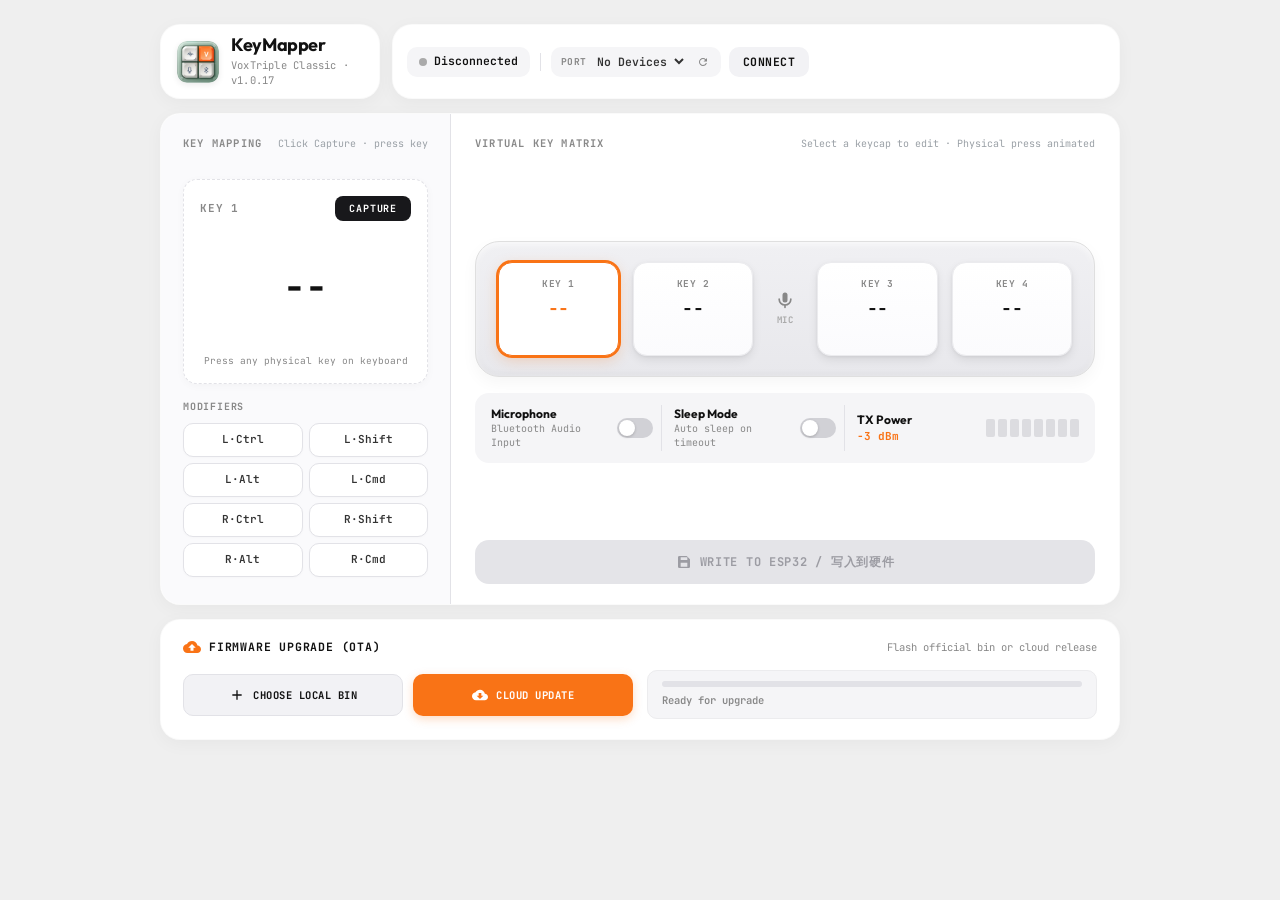
<file: MAC_app_python/web/index.html>
<!DOCTYPE html>
<html lang="zh-CN">
<head>
    <meta charset="UTF-8">
    <meta name="viewport" content="width=device-width, initial-scale=1.0">
    <title>VoxTriple Config Client</title>
    <link rel="preconnect" href="https://fonts.googleapis.com">
    <link rel="preconnect" href="https://fonts.gstatic.com" crossorigin>
    <link href="https://fonts.googleapis.com/css2?family=Outfit:wght@400;500;600;700&family=JetBrains+Mono:wght@400;500;700&display=swap" rel="stylesheet">
    <link rel="stylesheet" href="style.css">
</head>
<body>
    <div class="app-container">
        <!-- 1. 顶部 Header 栏：品牌卡片 + 状态连接胶囊栏 -->
        <header class="topbar">
            <!-- 品牌标识卡片 -->
            <div class="brand-card">
                <img src="logo.png" alt="Logo" class="brand-img">
                <div class="brand-info">
                    <span class="brand-title">KeyMapper</span>
                    <span class="brand-sub">VoxTriple Classic · <span id="app-version">v1.0.17</span></span>
                </div>
            </div>

            <!-- 状态与设备控制条 -->
            <div class="statusbar">
                <!-- 连接状态胶囊 -->
                <div class="conn-pill" id="conn-pill" data-state="disconnected">
                    <span class="conn-dot" id="status-dot"></span>
                    <span class="conn-text" id="status-text">Disconnected</span>
                </div>

                <div class="status-divider"></div>

                <!-- 串口选择 -->
                <div class="port-control">
                    <span class="control-label">PORT</span>
                    <div class="select-wrapper">
                        <select id="port-select">
                            <option value="">No Devices</option>
                        </select>
                    </div>
                    <button class="btn-refresh" id="btn-refresh" onclick="pollPorts()" title="Refresh Port List">
                        <svg viewBox="0 0 24 24" width="12" height="12">
                            <path fill="currentColor" d="M17.65 6.35C16.2 4.9 14.21 4 12 4c-4.42 0-7.99 3.58-7.99 8s3.57 8 7.99 8c3.73 0 6.84-2.55 7.73-6h-2.08c-.82 2.33-3.07 4-5.65 4-3.31 0-6-2.69-6-6s2.69-6 6-6c1.66 0 3.14.69 4.22 1.78L13 11h7V4l-2.35 2.35z"/>
                        </svg>
                    </button>
                </div>

                <!-- 连接按钮 -->
                <button class="btn-connect" id="btn-connect">CONNECT</button>

                <!-- 固件版本信息（连接后显示） -->
                <div class="firmware-badge" id="firmware-section" style="display: none;">
                    <span class="control-label">FW</span>
                    <span class="firmware-ver" id="firmware-ver">v--</span>
                    <span class="firmware-status-label" id="firmware-status-label"></span>
                </div>


                <!-- 深度休眠时间选择（连接后显示） -->
                <div class="sleep-badge" id="sleep-timeout-section" style="display: none;">
                    <span class="control-label">SLEEP</span>
                    <div class="select-wrapper sleep-select-wrapper">
                        <select id="sleep-timeout-select" onchange="onSleepTimeoutChange()">
                            <option value="1">1 min</option>
                            <option value="2">2 min</option>
                            <option value="3">3 min</option>
                            <option value="5" selected>5 min</option>
                            <option value="10">10 min</option>
                            <option value="15">15 min</option>
                            <option value="20">20 min</option>
                            <option value="30">30 min</option>
                            <option value="60">60 min</option>
                        </select>
                    </div>
                    <button class="btn-pill-action" id="btn-sleep-timeout-apply" onclick="applySleepTimeout()" style="display: none;" title="Apply Sleep Timeout">APPLY</button>
                </div>

                <!-- 遗忘蓝牙连接按钮（连接后显示） -->
                <div class="reset-bt-wrapper" id="reset-bt-section" style="display: none;">
                    <button class="btn-reset-bt" id="btn-reset-bt" onclick="confirmResetBtPairing()" title="遗忘蓝牙配对：清空设备配对并重启">
                        <svg viewBox="0 0 24 24" width="11" height="11">
                            <path fill="currentColor" d="M17.71 7.71L12 2h-1v7.59L6.41 5 5 6.41 10.59 12 5 17.59 6.41 19 11 14.41V22h1l5.71-5.71-4.3-4.29 4.3-4.29zM13 5.83l1.88 1.88L13 9.59V5.83zm1.88 10.46L13 18.17v-3.76l1.88 1.88z"/>
                        </svg>
                        FORGET BT
                    </button>
                </div>

                <!-- 固件升级触发按钮（仅有新固件时显示） -->
                <button class="btn-update-trigger" id="btn-update-trigger" style="display: none;" onclick="triggerSmartUpdate()" title="Start Smart Firmware Upgrade">UPDATE</button>
            </div>
        </header>

        <!-- 2. 主核心区域：OpenDesign 2-Panel 分屏布局 -->
        <main class="main-layout">
            <section class="panel keymap-panel">
                <div class="keymap-split">

                    <!-- ============ 左侧栏：按键捕获与修饰键配置 ============ -->
                    <div class="config-panel">
                        <div class="panel-header">
                            <h2 class="panel-title">KEY MAPPING</h2>
                            <span class="panel-subtitle" id="mapping-tips">Click Capture · press key</span>
                        </div>

                        <!-- 焦点捕获卡片 -->
                        <div class="capture-view" id="captureView">
                            <div class="capture-header">
                                <span class="capture-key-index" id="currentKeyIndex">KEY 1</span>
                                <button class="btn-capture" id="btnCapture" onclick="startKeyCapture(selectedKeyIdx)">CAPTURE</button>
                            </div>
                            <div class="capture-key-display" id="keyDisplay">--</div>
                            <div class="capture-hint">Press any physical key on keyboard</div>
                        </div>

                        <!-- 2x4 修饰键胶囊网格 -->
                        <div class="modifiers-section">
                            <div class="modifiers-label">MODIFIERS</div>
                            <div class="modifier-grid" id="modifierGrid">
                                <div class="mod-pill" data-mask="0x01" onclick="toggleMod(selectedKeyIdx, 0x01)">L·Ctrl</div>
                                <div class="mod-pill" data-mask="0x02" onclick="toggleMod(selectedKeyIdx, 0x02)">L·Shift</div>
                                <div class="mod-pill" data-mask="0x04" onclick="toggleMod(selectedKeyIdx, 0x04)">L·Alt</div>
                                <div class="mod-pill" data-mask="0x08" onclick="toggleMod(selectedKeyIdx, 0x08)">L·Cmd</div>
                                <div class="mod-pill" data-mask="0x10" onclick="toggleMod(selectedKeyIdx, 0x10)">R·Ctrl</div>
                                <div class="mod-pill" data-mask="0x20" onclick="toggleMod(selectedKeyIdx, 0x20)">R·Shift</div>
                                <div class="mod-pill" data-mask="0x40" onclick="toggleMod(selectedKeyIdx, 0x40)">R·Alt</div>
                                <div class="mod-pill" data-mask="0x80" onclick="toggleMod(selectedKeyIdx, 0x80)">R·Cmd</div>
                            </div>
                        </div>
                    </div>

                    <!-- ============ 右侧栏：虚拟硬件键盘仿真矩阵 ============ -->
                    <div class="matrix-panel">
                        <div class="panel-header">
                            <h2 class="panel-title">VIRTUAL KEY MATRIX</h2>
                            <span class="panel-subtitle">Select a keycap to edit · Physical press animated</span>
                        </div>

                        <!-- 硬件机身与键帽仿真容器 -->
                        <div class="keyboard-container">
                            <div class="virtual-device-body" id="virtualKeyboard">
                                <!-- 4个物理键帽与麦克风指示标识 -->
                                <div class="device-keys-row">
                                    <!-- Key 1 -->
                                    <div class="virtual-keycap active" data-idx="0" id="key-cap-0" onclick="selectKey(0)">
                                        <div class="keycap-inner">
                                            <span class="keycap-num">KEY 1</span>
                                            <span class="keycap-value" id="cap-val-0">--</span>
                                            <span class="keycap-mods" id="cap-mods-0"></span>
                                        </div>
                                    </div>

                                    <!-- Key 2 -->
                                    <div class="virtual-keycap" data-idx="1" id="key-cap-1" onclick="selectKey(1)">
                                        <div class="keycap-inner">
                                            <span class="keycap-num">KEY 2</span>
                                            <span class="keycap-value" id="cap-val-1">--</span>
                                            <span class="keycap-mods" id="cap-mods-1"></span>
                                        </div>
                                    </div>

                                    <!-- 麦克风物理硬件指示区 -->
                                    <div class="virtual-mic-slot" title="Integrated Mic (PTT on Button 1)">
                                        <svg class="mic-slot-icon" viewBox="0 0 24 24" width="20" height="20">
                                            <rect x="9" y="3" width="6" height="12" rx="3" fill="currentColor"></rect>
                                            <path d="M5 11a7 7 0 0 0 14 0" fill="none" stroke="currentColor" stroke-width="2" stroke-linecap="round"></path>
                                            <path d="M12 18v3" fill="none" stroke="currentColor" stroke-width="2" stroke-linecap="round"></path>
                                        </svg>
                                        <span class="mic-slot-label">MIC</span>
                                    </div>

                                    <!-- Key 3 -->
                                    <div class="virtual-keycap" data-idx="2" id="key-cap-2" onclick="selectKey(2)">
                                        <div class="keycap-inner">
                                            <span class="keycap-num">KEY 3</span>
                                            <span class="keycap-value" id="cap-val-2">--</span>
                                            <span class="keycap-mods" id="cap-mods-2"></span>
                                        </div>
                                    </div>

                                    <!-- Key 4 -->
                                    <div class="virtual-keycap" data-idx="3" id="key-cap-3" onclick="selectKey(3)">
                                        <div class="keycap-inner">
                                            <span class="keycap-num">KEY 4</span>
                                            <span class="keycap-value" id="cap-val-3">--</span>
                                            <span class="keycap-mods" id="cap-mods-3"></span>
                                        </div>
                                    </div>
                                </div>
                            </div>

                            <!-- 硬件级设置控制条（Microphone, Sleep, TX Power） -->
                            <div class="kbd-extras-row">
                                <!-- 麦克风启用开关 -->
                                <div class="kbd-extra-item">
                                    <div class="extra-texts">
                                        <span class="extra-title">Microphone</span>
                                        <span class="extra-sub">Bluetooth Audio Input</span>
                                    </div>
                                    <label class="switch-toggle">
                                        <input type="checkbox" id="mic-toggle" onchange="onMicToggle()">
                                        <span class="switch-slider"></span>
                                    </label>
                                </div>

                                <!-- 休眠模式启用开关 -->
                                <div class="kbd-extra-item">
                                    <div class="extra-texts">
                                        <span class="extra-title">Sleep Mode</span>
                                        <span class="extra-sub">Auto sleep on timeout</span>
                                    </div>
                                    <label class="switch-toggle">
                                        <input type="checkbox" id="sleep-toggle" onchange="onSleepToggle()">
                                        <span class="switch-slider"></span>
                                    </label>
                                </div>

                                <!-- TX Power 功率等级选择器 -->
                                <div class="kbd-extra-item kbd-extra-tx">
                                    <div class="extra-texts">
                                        <span class="extra-title">TX Power</span>
                                        <span class="tx-badge" id="tx-power-val">-3 dBm</span>
                                    </div>
                                    <div class="power-bar-segments" id="tx-power-bar">
                                        <div class="power-segment" data-level="0" onclick="setTxPower(0)"></div>
                                        <div class="power-segment" data-level="1" onclick="setTxPower(1)"></div>
                                        <div class="power-segment" data-level="2" onclick="setTxPower(2)"></div>
                                        <div class="power-segment" data-level="3" onclick="setTxPower(3)"></div>
                                        <div class="power-segment" data-level="4" onclick="setTxPower(4)"></div>
                                        <div class="power-segment" data-level="5" onclick="setTxPower(5)"></div>
                                        <div class="power-segment" data-level="6" onclick="setTxPower(6)"></div>
                                        <div class="power-segment" data-level="7" onclick="setTxPower(7)"></div>
                                    </div>
                                </div>
                            </div>
                        </div>

                        <!-- 保存到设备主按钮 -->
                        <button class="save-action-btn" id="btn-write-config" onclick="saveAllConfigsToDevice()" disabled>
                            <svg class="save-icon" viewBox="0 0 24 24" width="16" height="16">
                                <path fill="currentColor" d="M19 21H5a2 2 0 0 1-2-2V5a2 2 0 0 1 2-2h11l5 5v11a2 2 0 0 1-2 2zM7 5v4h10V5H7zm10 14v-6H7v6h10z"/>
                            </svg>
                            <span>WRITE TO ESP32 / 写入到硬件</span>
                        </button>
                    </div>

                </div>
            </section>

            <!-- 3. 下半区：OTA 固件升级面板 -->
            <section class="panel ota-panel">
                <div class="ota-head">
                    <div class="ota-title-wrapper">
                        <svg class="ota-icon" viewBox="0 0 24 24" width="18" height="18">
                            <path fill="currentColor" d="M19.35 10.04C18.67 6.59 15.64 4 12 4 9.11 4 6.6 5.64 5.35 8.04 2.34 8.36 0 10.91 0 14c0 3.31 2.69 6 6 6h13c2.76 0 5-2.24 5-5 0-2.64-2.05-4.78-4.65-4.96zM14 13v4h-4v-4H7l5-5 5 5h-3z"/>
                        </svg>
                        <h2 class="ota-title">FIRMWARE UPGRADE (OTA)</h2>
                    </div>
                    <span class="ota-subtitle" id="selected-file-name">Flash official bin or cloud release</span>
                </div>

                <div class="ota-body">
                    <!-- 操作按钮组 -->
                    <div class="ota-actions-grid">
                        <button class="btn-ota-action btn-ota-local" onclick="onLocalBinUpgrade()">
                            <svg viewBox="0 0 24 24" width="16" height="16">
                                <path fill="currentColor" d="M19 13h-6v6h-2v-6H5v-2h6V5h2v6h6v2z"/>
                            </svg>
                            CHOOSE LOCAL BIN
                        </button>
                        <button class="btn-ota-action btn-ota-cloud" onclick="onCloudBinUpgrade()">
                            <svg viewBox="0 0 24 24" width="16" height="16">
                                <path fill="currentColor" d="M19.35 10.04C18.67 6.59 15.64 4 12 4 9.11 4 6.6 5.64 5.35 8.04 2.34 8.36 0 10.91 0 14c0 3.31 2.69 6 6 6h13c2.76 0 5-2.24 5-5 0-2.64-2.05-4.78-4.65-4.96zM17 13l-5 5-5-5h3V9h4v4h3z"/>
                            </svg>
                            CLOUD UPDATE
                        </button>
                    </div>

                    <!-- 进度条展示 -->
                    <div class="ota-progress-box">
                        <div class="progress-bar-bg">
                            <div class="progress-fill" id="progress-fill"></div>
                        </div>
                        <div class="progress-status-row">
                            <span class="progress-status-text" id="progress-pct">Ready for upgrade</span>
                        </div>
                    </div>
                </div>
            </section>
        </main>
    </div>

    <script src="app.js"></script>
</body>
</html>
</file>
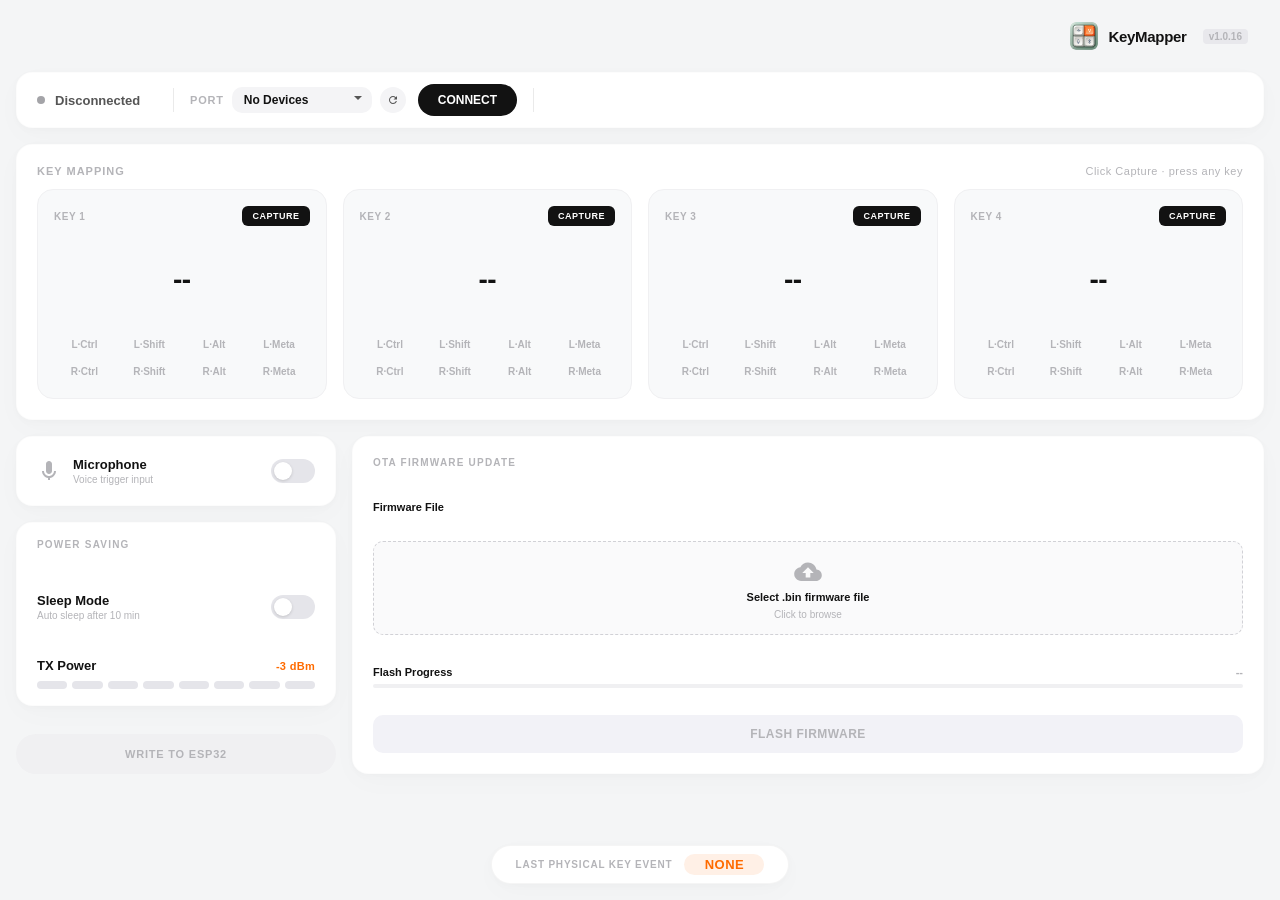
<file: windows_app_python/web/index.html>
<!DOCTYPE html>
<html lang="zh-CN">
<head>
    <meta charset="UTF-8">
    <meta name="viewport" content="width=device-width, initial-scale=1.0">
    <title>VoxTriple Config Client</title>
    <link rel="stylesheet" href="style.css">
</head>
<body>
    <div class="app-container">
        <!-- 1. 全等宽自定义窗口标题栏（支持拖拽 & 最右侧关闭按钮） -->
        <div class="custom-titlebar">
            <div class="logo-card">
                <img src="logo.png" alt="Logo" class="logo-img">
                <span class="logo-title">KeyMapper</span>
                <span class="logo-version" id="app-version">v1.0.16</span>
            </div>
        </div>

        <!-- 2. 全等宽设备连接控制横栏 -->
        <div class="device-connection-bar">
            <div class="status-indicator">
                <span class="status-dot disconnected" id="status-dot"></span>
                <span class="status-text" id="status-text">Disconnected</span>
            </div>
            
            <div class="divider"></div>
            
            <div class="port-section">
                <span class="control-label">PORT</span>
                <div class="select-wrapper">
                    <select id="port-select">
                        <option value="">No Devices</option>
                    </select>
                </div>
                <!-- 旋转刷新按钮 -->
                <button class="btn-refresh" id="btn-refresh" onclick="pollPorts()" title="Refresh Port List">
                    <svg viewBox="0 0 24 24" width="12" height="12">
                        <path fill="currentColor" d="M17.65 6.35C16.2 4.9 14.21 4 12 4c-4.42 0-7.99 3.58-7.99 8s3.57 8 7.99 8c3.73 0 6.84-2.55 7.73-6h-2.08c-.82 2.33-3.07 4-5.65 4-3.31 0-6-2.69-6-6s2.69-6 6-6c1.66 0 3.14.69 4.22 1.78L13 11h7V4l-2.35 2.35z"/>
                    </svg>
                </button>
            </div>
            
            <button class="btn btn-connect" id="btn-connect">CONNECT</button>
            
            <div class="divider"></div>
            
            <div class="firmware-section" id="firmware-section" style="display: none;">
                <span class="control-label">FIRMWARE</span>
                <div class="firmware-status-wrapper">
                    <span class="firmware-version" id="firmware-ver">v--</span>
                    <span class="firmware-status-label" id="firmware-status-label"></span>
                </div>
            </div>
            
            <div class="divider" id="board-divider" style="display: none;"></div>

            <div class="board-section" id="board-section" style="display: none;">
                <span class="control-label">BOARD</span>
                <div class="board-control-wrapper">
                    <div class="select-wrapper board-select-wrapper">
                        <select id="board-select" onchange="onBoardSelectChange()">
                            <option value="0">WEMOS 18650</option>
                            <option value="1" selected>ESP32 Lite V1</option>
                        </select>
                    </div>
                    <button class="btn btn-board-switch" id="btn-board-switch" onclick="applyBoardSwitch()" style="display: none;" title="Save & Apply Board Model">APPLY</button>
                </div>
            </div>
            
            <div class="divider" id="sleep-timeout-divider" style="display: none;"></div>

            <div class="sleep-timeout-section" id="sleep-timeout-section" style="display: none;">
                <span class="control-label">SLEEP</span>
                <div class="sleep-timeout-control-wrapper">
                    <div class="select-wrapper sleep-timeout-select-wrapper">
                        <select id="sleep-timeout-select" onchange="onSleepTimeoutChange()">
                            <option value="1">1 min</option>
                            <option value="2">2 min</option>
                            <option value="3">3 min</option>
                            <option value="5" selected>5 min</option>
                            <option value="10">10 min</option>
                            <option value="15">15 min</option>
                            <option value="20">20 min</option>
                            <option value="30">30 min</option>
                            <option value="60">60 min</option>
                        </select>
                    </div>
                    <button class="btn btn-sleep-timeout-apply" id="btn-sleep-timeout-apply" onclick="applySleepTimeout()" style="display: none;" title="Save &amp; Apply Sleep Timeout">APPLY</button>
                </div>
            </div>
            
            <div class="divider" id="reset-bt-divider" style="display: none;"></div>

            <div class="reset-bt-section" id="reset-bt-section" style="display: none;">
                <button class="btn btn-reset-bt" id="btn-reset-bt" onclick="confirmResetBtPairing()" title="遗忘蓝牙连接：清空当前配对并重启，以便配对新电脑（按键与板型等设置均保留）">
                    <svg viewBox="0 0 24 24" width="12" height="12" style="margin-right: 3px; vertical-align: -1px;">
                        <path fill="currentColor" d="M17.71 7.71L12 2h-1v7.59L6.41 5 5 6.41 10.59 12 5 17.59 6.41 19 11 14.41V22h1l5.71-5.71-4.3-4.29 4.3-4.29zM13 5.83l1.88 1.88L13 9.59V5.83zm1.88 10.46L13 18.17v-3.76l1.88 1.88z"/>
                    </svg>FORGET BT
                </button>
            </div>
            
            <!-- 仅在有固件更新时动态显示的智能升级按钮 -->
            <button class="btn btn-update-trigger" id="btn-update-trigger" style="display: none;" title="Start Smart Firmware Upgrade">UPDATE</button>
        </div>

        <!-- 3. 键盘按键映射配置区域 -->
        <main class="main-layout">
            <section class="section key-mapping-section">
                <div class="section-header">
                    <h2 class="section-title">KEY MAPPING</h2>
                    <span class="section-tips" id="mapping-tips">Click Capture · press any key</span>
                </div>
                
                <div class="key-grid">
                    <!-- Key 1 -->
                    <div class="key-card" data-idx="0" id="key-card-0">
                        <div class="key-card-header">
                            <span class="key-card-title">KEY 1</span>
                            <button class="btn-capture" id="btn-capture-0" onclick="startKeyCapture(0)">CAPTURE</button>
                        </div>
                        <div class="key-display" id="key-display-0">--</div>
                        <div class="modifiers-container" id="mods-0">
                            <div class="mods-row">
                                <span class="mod-pill" data-mask="0x01" onclick="toggleMod(0, 0x01)">L·Ctrl</span>
                                <span class="mod-pill" data-mask="0x02" onclick="toggleMod(0, 0x02)">L·Shift</span>
                                <span class="mod-pill" data-mask="0x04" onclick="toggleMod(0, 0x04)">L·Alt</span>
                                <span class="mod-pill" data-mask="0x08" onclick="toggleMod(0, 0x08)">L·Meta</span>
                            </div>
                            <div class="mods-row">
                                <span class="mod-pill" data-mask="0x10" onclick="toggleMod(0, 0x10)">R·Ctrl</span>
                                <span class="mod-pill" data-mask="0x20" onclick="toggleMod(0, 0x20)">R·Shift</span>
                                <span class="mod-pill" data-mask="0x40" onclick="toggleMod(0, 0x40)">R·Alt</span>
                                <span class="mod-pill" data-mask="0x80" onclick="toggleMod(0, 0x80)">R·Meta</span>
                            </div>
                        </div>
                    </div>

                    <!-- Key 2 -->
                    <div class="key-card" data-idx="1" id="key-card-1">
                        <div class="key-card-header">
                            <span class="key-card-title">KEY 2</span>
                            <button class="btn-capture" id="btn-capture-1" onclick="startKeyCapture(1)">CAPTURE</button>
                        </div>
                        <div class="key-display" id="key-display-1">--</div>
                        <div class="modifiers-container" id="mods-1">
                            <div class="mods-row">
                                <span class="mod-pill" data-mask="0x01" onclick="toggleMod(1, 0x01)">L·Ctrl</span>
                                <span class="mod-pill" data-mask="0x02" onclick="toggleMod(1, 0x02)">L·Shift</span>
                                <span class="mod-pill" data-mask="0x04" onclick="toggleMod(1, 0x04)">L·Alt</span>
                                <span class="mod-pill" data-mask="0x08" onclick="toggleMod(1, 0x08)">L·Meta</span>
                            </div>
                            <div class="mods-row">
                                <span class="mod-pill" data-mask="0x10" onclick="toggleMod(1, 0x10)">R·Ctrl</span>
                                <span class="mod-pill" data-mask="0x20" onclick="toggleMod(1, 0x20)">R·Shift</span>
                                <span class="mod-pill" data-mask="0x40" onclick="toggleMod(1, 0x40)">R·Alt</span>
                                <span class="mod-pill" data-mask="0x80" onclick="toggleMod(1, 0x80)">R·Meta</span>
                            </div>
                        </div>
                    </div>

                    <!-- Key 3 -->
                    <div class="key-card" data-idx="2" id="key-card-2">
                        <div class="key-card-header">
                            <span class="key-card-title">KEY 3</span>
                            <button class="btn-capture" id="btn-capture-2" onclick="startKeyCapture(2)">CAPTURE</button>
                        </div>
                        <div class="key-display" id="key-display-2">--</div>
                        <div class="modifiers-container" id="mods-2">
                            <div class="mods-row">
                                <span class="mod-pill" data-mask="0x01" onclick="toggleMod(2, 0x01)">L·Ctrl</span>
                                <span class="mod-pill" data-mask="0x02" onclick="toggleMod(2, 0x02)">L·Shift</span>
                                <span class="mod-pill" data-mask="0x04" onclick="toggleMod(2, 0x04)">L·Alt</span>
                                <span class="mod-pill" data-mask="0x08" onclick="toggleMod(2, 0x08)">L·Meta</span>
                            </div>
                            <div class="mods-row">
                                <span class="mod-pill" data-mask="0x10" onclick="toggleMod(2, 0x10)">R·Ctrl</span>
                                <span class="mod-pill" data-mask="0x20" onclick="toggleMod(2, 0x20)">R·Shift</span>
                                <span class="mod-pill" data-mask="0x40" onclick="toggleMod(2, 0x40)">R·Alt</span>
                                <span class="mod-pill" data-mask="0x80" onclick="toggleMod(2, 0x80)">R·Meta</span>
                            </div>
                        </div>
                    </div>

                    <!-- Key 4 -->
                    <div class="key-card" data-idx="3" id="key-card-3">
                        <div class="key-card-header">
                            <span class="key-card-title">KEY 4</span>
                            <button class="btn-capture" id="btn-capture-3" onclick="startKeyCapture(3)">CAPTURE</button>
                        </div>
                        <div class="key-display" id="key-display-3">--</div>
                        <div class="modifiers-container" id="mods-3">
                            <div class="mods-row">
                                <span class="mod-pill" data-mask="0x01" onclick="toggleMod(3, 0x01)">L·Ctrl</span>
                                <span class="mod-pill" data-mask="0x02" onclick="toggleMod(3, 0x02)">L·Shift</span>
                                <span class="mod-pill" data-mask="0x04" onclick="toggleMod(3, 0x04)">L·Alt</span>
                                <span class="mod-pill" data-mask="0x08" onclick="toggleMod(3, 0x08)">L·Meta</span>
                            </div>
                            <div class="mods-row">
                                <span class="mod-pill" data-mask="0x10" onclick="toggleMod(3, 0x10)">R·Ctrl</span>
                                <span class="mod-pill" data-mask="0x20" onclick="toggleMod(3, 0x20)">R·Shift</span>
                                <span class="mod-pill" data-mask="0x40" onclick="toggleMod(3, 0x40)">R·Alt</span>
                                <span class="mod-pill" data-mask="0x80" onclick="toggleMod(3, 0x80)">R·Meta</span>
                            </div>
                        </div>
                    </div>
                </div>
            </section>

            <!-- 4. 下半部分功能布局 -->
            <div class="bottom-layout">
                <!-- 左下：硬件级设置控制面板 -->
                <div class="left-settings">
                    <!-- 麦克风控制卡片 -->
                    <div class="setting-card mic-card">
                        <div class="setting-icon-desc">
                            <svg class="setting-svg" viewBox="0 0 24 24" width="24" height="24">
                                <path fill="currentColor" d="M12 2c1.66 0 3 1.34 3 3v7c0 1.66-1.34 3-3 3s-3-1.34-3-3V5c0-1.66 1.34-3 3-3zm7 10c0 3.53-2.61 6.43-6 6.92V21h-2v-2.08c-3.39-.49-6-3.39-6-6.92h2c0 2.76 2.24 5 5 5s5-2.24 5-5h2z"/>
                            </svg>
                            <div class="setting-texts">
                                <span class="setting-name">Microphone</span>
                                <span class="setting-sub">Voice trigger input</span>
                            </div>
                        </div>
                        <label class="switch-toggle">
                            <input type="checkbox" id="mic-toggle" onchange="onMicToggle()">
                            <span class="switch-slider"></span>
                        </label>
                    </div>

                    <!-- 硬件省电与功率设置卡片 -->
                    <div class="setting-card power-card-main">
                        <div class="power-section-header">POWER SAVING</div>
                        
                        <div class="power-row">
                            <div class="setting-texts">
                                <span class="setting-name">Sleep Mode</span>
                                <span class="setting-sub">Auto sleep after 10 min</span>
                            </div>
                            <label class="switch-toggle">
                                <input type="checkbox" id="sleep-toggle" onchange="onSleepToggle()">
                                <span class="switch-slider"></span>
                            </label>
                        </div>
                        
                        <div class="power-row-tx">
                            <div class="tx-text-header">
                                <span class="setting-name">TX Power</span>
                                <span class="tx-val-badge" id="tx-power-val">-3 dBm</span>
                            </div>
                            <!-- 8格分段式功率选择器 -->
                            <div class="power-bar-segments" id="tx-power-bar">
                                <div class="power-segment" data-level="0" onclick="setTxPower(0)"></div>
                                <div class="power-segment" data-level="1" onclick="setTxPower(1)"></div>
                                <div class="power-segment" data-level="2" onclick="setTxPower(2)"></div>
                                <div class="power-segment" data-level="3" onclick="setTxPower(3)"></div>
                                <div class="power-segment" data-level="4" onclick="setTxPower(4)"></div>
                                <div class="power-segment" data-level="5" onclick="setTxPower(5)"></div>
                                <div class="power-segment" data-level="6" onclick="setTxPower(6)"></div>
                                <div class="power-segment" data-level="7" onclick="setTxPower(7)"></div>
                            </div>
                        </div>
                    </div>
                    
                    <!-- 一键保存配置到开发板的写入按钮板块 -->
                    <div class="write-btn-wrapper">
                        <button class="btn btn-write-config-large" id="btn-write-config" onclick="saveAllConfigsToDevice()" disabled>WRITE TO ESP32</button>
                    </div>
                </div>

                <!-- 右下：OTA固件在线升级模块 -->
                <div class="right-ota">
                    <div class="ota-card">
                        <div class="power-section-header">OTA FIRMWARE UPDATE</div>
                        
                        <div class="ota-sub-header">Firmware File</div>
                        
                        <!-- 拖拽/点击上传虚线区域 -->
                        <div class="upload-dropzone" id="dropzone" onclick="onBrowseFirmware()">
                            <svg class="upload-svg" viewBox="0 0 24 24" width="36" height="36">
                                <path fill="currentColor" d="M19.35 10.04C18.67 6.59 15.64 4 12 4 9.11 4 6.6 5.64 5.35 8.04 2.34 8.36 0 10.91 0 14c0 3.31 2.69 6 6 6h13c2.76 0 5-2.24 5-5 0-2.64-2.05-4.78-4.65-4.96zM14 13v4h-4v-4H7l5-5 5 5h-3z"/>
                            </svg>
                            <span class="upload-title">Select .bin firmware file</span>
                            <span class="upload-sub" id="selected-file-name">Click to browse</span>
                        </div>

                        <div class="ota-progress-section">
                            <div class="progress-texts">
                                <span class="progress-label">Flash Progress</span>
                                <span class="progress-percent" id="progress-pct">--</span>
                            </div>
                            <div class="progress-bar-bg">
                                <div class="progress-bar-fill" id="progress-fill" style="width: 0%"></div>
                            </div>
                        </div>

                        <button class="btn btn-flash" id="btn-flash" disabled onclick="onFlashFirmware()">FLASH FIRMWARE</button>
                    </div>
                </div>
            </div>
        </main>
        
        <!-- 4. 底部居中状态监视栏（从顶部下移，空间更宽裕且醒目） -->
        <div class="bottom-monitor-bar">
            <div class="live-monitor" id="live-monitor-container">
                <span class="monitor-label">LAST PHYSICAL KEY EVENT</span>
                <span class="monitor-value" id="monitor-val">NONE</span>
            </div>
        </div>
    </div>
    
    <script src="app.js"></script>
</body>
</html>
</file>
<file: MAC_app_python/web/style.css>
/* ==========================================================================
   VoxTriple Webview Frontend - OpenDesign 2-Panel Aesthetics (macOS Edition)
   ========================================================================== */

:root {
    /* Color Palette & Tokens (from OpenDesign) */
    --app-bg: #efefef;
    --card-bg: #ffffff;
    --container-bg: #f5f5f7;
    --container-sub: #f8f8fa;
    --border-color: #e2e2e7;
    --border-soft: #ececee;
    
    --fg-strong: #111111;
    --fg-default: #333333;
    --fg-muted: #888888;
    --fg-light: #aaaaaa;
    
    --accent-orange: #f97316;
    --accent-soft: #fff3e8;
    --accent-hover: #ea580c;
    
    --btn-dark: #18181b;
    --btn-dark-hover: #27272a;
    --btn-gray: #f2f2f5;
    --btn-gray-hover: #e5e5ea;
    
    --status-green: #22c55e;
    --status-red: #ef4444;
    
    /* Typography */
    --font-display: 'Outfit', -apple-system, BlinkMacSystemFont, 'Segoe UI', Roboto, sans-serif;
    --font-mono: 'JetBrains Mono', 'SF Mono', Menlo, Monaco, Consolas, monospace;
    
    /* Radii */
    --r-card: 20px;
    --r-panel: 14px;
    --r-control: 10px;
    --r-pill: 9999px;
    
    /* Shadows */
    --shadow-soft: 0 4px 18px rgba(0, 0, 0, 0.04);
    --shadow-card: 0 8px 24px rgba(0, 0, 0, 0.06);
    --shadow-keycap: 0 4px 10px rgba(0, 0, 0, 0.08), 0 1px 3px rgba(0, 0, 0, 0.06), inset 0 1px 0 rgba(255, 255, 255, 0.8);
    --shadow-keycap-active: 0 0 0 2px var(--accent-orange), 0 4px 14px rgba(249, 115, 22, 0.25);
    --shadow-keycap-pressed: 0 1px 2px rgba(0, 0, 0, 0.15), inset 0 2px 4px rgba(0, 0, 0, 0.08);
}

*, *::before, *::after {
    box-sizing: border-box;
    margin: 0;
    padding: 0;
}

body {
    background: var(--app-bg);
    color: var(--fg-strong);
    font-family: var(--font-display);
    font-size: 13px;
    line-height: 1.45;
    -webkit-font-smoothing: antialiased;
    -moz-osx-font-smoothing: grayscale;
    user-select: none;
    overflow-x: hidden;
    overflow-y: auto;
    padding: 24px 24px 40px;
}

/* 允许标题栏可拖拽窗口（避让 macOS 左上角红黄绿交通灯） */
.app-container {
    max-width: 960px;
    margin: 0 auto;
    display: flex;
    flex-direction: column;
    gap: 14px;
}

button {
    font-family: inherit;
    border: none;
    outline: none;
    cursor: pointer;
    background: transparent;
    transition: all 0.18s cubic-bezier(0.25, 1, 0.5, 1);
}

/* ==========================================================================
   1. 顶部 Header 栏（品牌卡片 + 状态连接条）
   ========================================================================== */
.topbar {
    display: flex;
    gap: 12px;
    align-items: stretch;
    -webkit-app-region: drag; /* 支持拖动窗口 */
}

/* 按钮及交互元素禁止拖拽以响应点击 */
.topbar button, 
.topbar select, 
.topbar a, 
.topbar input {
    -webkit-app-region: no-drag;
}

/* 品牌卡片 */
.brand-card {
    flex: 0 0 220px;
    background: var(--card-bg);
    border-radius: var(--r-card);
    padding: 10px 18px 10px 16px;
    display: flex;
    align-items: center;
    gap: 12px;
    box-shadow: var(--shadow-soft);
    border: 1px solid rgba(0, 0, 0, 0.02);
}

.brand-img {
    width: 42px;
    height: 42px;
    border-radius: 10px;
    display: block;
    box-shadow: 0 2px 6px rgba(0, 0, 0, 0.08);
}

.brand-info {
    display: flex;
    flex-direction: column;
}

.brand-title {
    font-weight: 700;
    font-size: 18px;
    line-height: 1.1;
    color: var(--fg-strong);
    letter-spacing: -0.02em;
}

.brand-sub {
    margin-top: 3px;
    font-family: var(--font-mono);
    font-size: 10.5px;
    color: var(--fg-muted);
    letter-spacing: 0.02em;
}

/* 状态控制胶囊条 */
.statusbar {
    flex: 1 1 auto;
    background: var(--card-bg);
    border-radius: var(--r-card);
    padding: 8px 14px;
    display: flex;
    align-items: center;
    gap: 8px;
    box-shadow: var(--shadow-soft);
    border: 1px solid rgba(0, 0, 0, 0.02);
    min-width: 0;
    flex-wrap: wrap;
}

.status-divider {
    width: 1px;
    height: 18px;
    background: var(--border-color);
    margin: 0 2px;
}

/* 连接状态胶囊 */
.conn-pill {
    display: inline-flex;
    align-items: center;
    gap: 7px;
    padding: 0 12px;
    height: 30px;
    border-radius: var(--r-control);
    background: var(--container-bg);
    color: var(--fg-strong);
    font-family: var(--font-mono);
    font-size: 11.5px;
    font-weight: 600;
    flex-shrink: 0;
}

.conn-dot {
    width: 8px;
    height: 8px;
    border-radius: 50%;
    background: var(--fg-light);
    transition: background-color 0.25s ease;
}

.conn-pill[data-state="connected"] .conn-dot,
.conn-dot.connected {
    background: var(--status-green);
    box-shadow: 0 0 8px rgba(34, 197, 94, 0.4);
}

.conn-pill[data-state="disconnected"] .conn-dot,
.conn-dot.disconnected {
    background: var(--fg-light);
}

/* 串口控制 */
.port-control {
    display: inline-flex;
    align-items: center;
    gap: 6px;
    background: var(--container-bg);
    border-radius: var(--r-control);
    padding: 0 8px 0 10px;
    height: 30px;
}

.control-label {
    font-family: var(--font-mono);
    font-size: 9.5px;
    font-weight: 700;
    color: var(--fg-muted);
    letter-spacing: 0.05em;
}

.select-wrapper select {
    border: none;
    outline: none;
    background: transparent;
    font-family: var(--font-mono);
    font-size: 11.5px;
    font-weight: 600;
    color: var(--fg-default);
    cursor: pointer;
    padding-right: 4px;
}

.btn-refresh {
    display: flex;
    align-items: center;
    justify-content: center;
    width: 20px;
    height: 20px;
    border-radius: 6px;
    color: var(--fg-muted);
    transition: all 0.2s ease;
}

.btn-refresh:hover {
    color: var(--fg-strong);
    background: rgba(0, 0, 0, 0.06);
    transform: rotate(90deg);
}

/* 连接按钮 */
.btn-connect {
    height: 30px;
    padding: 0 14px;
    border-radius: var(--r-control);
    background: var(--btn-gray);
    color: var(--fg-strong);
    font-family: var(--font-mono);
    font-size: 11.5px;
    font-weight: 700;
    letter-spacing: 0.04em;
    transition: all 0.15s ease;
}

.btn-connect:hover {
    background: var(--btn-gray-hover);
    transform: translateY(-0.5px);
}

.btn-connect.connected-state {
    background: rgba(239, 68, 68, 0.12);
    color: #ef4444;
}

.btn-connect.connected-state:hover {
    background: rgba(239, 68, 68, 0.2);
}

/* 固件与外设胶囊项 */
.firmware-badge, 
.board-badge, 
.sleep-badge {
    display: inline-flex;
    align-items: center;
    gap: 6px;
    background: var(--container-bg);
    border-radius: var(--r-control);
    padding: 0 10px;
    height: 30px;
}

.firmware-ver {
    font-family: var(--font-mono);
    font-size: 11.5px;
    font-weight: 700;
    color: var(--fg-default);
}

.firmware-status-label {
    font-size: 10px;
    font-weight: 600;
    color: var(--status-green);
}

.btn-pill-action {
    background-color: var(--accent-orange);
    color: #ffffff;
    border-radius: 12px;
    padding: 0 8px;
    font-family: var(--font-mono);
    font-weight: 800;
    font-size: 9.5px;
    height: 22px;
    box-shadow: 0 2px 6px rgba(249, 115, 22, 0.25);
}

.btn-pill-action:hover {
    background-color: var(--accent-hover);
    transform: scale(0.97);
}

/* 遗忘蓝牙连接按钮 */
.btn-reset-bt {
    background: rgba(239, 68, 68, 0.1);
    color: #f87171;
    border: 1px solid rgba(239, 68, 68, 0.24);
    border-radius: var(--r-control);
    padding: 0 10px;
    font-family: var(--font-mono);
    font-weight: 700;
    font-size: 10.5px;
    height: 30px;
    display: inline-flex;
    align-items: center;
    gap: 5px;
    white-space: nowrap;
}

.btn-reset-bt:hover {
    background: rgba(239, 68, 68, 0.2);
    border-color: rgba(239, 68, 68, 0.4);
    color: #fca5a5;
    transform: scale(0.98);
}

/* 固件在线升级触发按钮 */
.btn-update-trigger {
    background-color: var(--accent-orange);
    color: #ffffff;
    border-radius: var(--r-control);
    padding: 0 12px;
    font-family: var(--font-mono);
    font-weight: 800;
    font-size: 10.5px;
    height: 30px;
    box-shadow: 0 2px 8px rgba(249, 115, 22, 0.3);
}

.btn-update-trigger:hover {
    background-color: var(--accent-hover);
    transform: scale(0.98);
}

/* ==========================================================================
   2. 主核心区域：OpenDesign 2-Panel 分屏布局
   ========================================================================== */
.main-layout {
    display: flex;
    flex-direction: column;
    gap: 14px;
}

.panel {
    background: var(--card-bg);
    border-radius: var(--r-card);
    box-shadow: var(--shadow-soft);
    border: 1px solid rgba(0, 0, 0, 0.02);
}

.keymap-panel {
    padding: 0;
    overflow: hidden;
}

.keymap-split {
    display: grid;
    grid-template-columns: 290px 1fr;
    min-height: 490px;
}

/* 面板通用标题 */
.panel-header {
    display: flex;
    justify-content: space-between;
    align-items: center;
    margin-bottom: 12px;
}

.panel-title {
    font-family: var(--font-mono);
    color: var(--fg-muted);
    font-size: 10.5px;
    font-weight: 700;
    text-transform: uppercase;
    letter-spacing: 1.2px;
}

.panel-subtitle {
    font-family: var(--font-mono);
    font-size: 10px;
    color: #9aa0a6;
}

/* ── 左侧栏：按键配置与捕获面板 ── */
.config-panel {
    padding: 22px 22px 20px;
    border-right: 1px solid var(--border-color);
    display: flex;
    flex-direction: column;
    gap: 16px;
    background: #fafafc;
}

/* 捕获焦点大卡片 */
.capture-view {
    background: var(--card-bg);
    border-radius: var(--r-panel);
    padding: 16px;
    display: flex;
    flex-direction: column;
    justify-content: space-between;
    height: 205px;
    border: 1.5px dashed var(--border-color);
    box-shadow: 0 2px 8px rgba(0, 0, 0, 0.03);
    transition: all 0.25s ease;
}

.capture-view.listening {
    border-color: var(--accent-orange);
    background: var(--accent-soft);
    box-shadow: 0 4px 18px rgba(249, 115, 22, 0.15);
}

.capture-header {
    display: flex;
    justify-content: space-between;
    align-items: center;
}

.capture-key-index {
    font-family: var(--font-mono);
    color: var(--fg-muted);
    font-size: 11px;
    font-weight: 700;
    text-transform: uppercase;
    letter-spacing: 0.8px;
}

.btn-capture {
    padding: 6px 14px;
    background: var(--btn-dark);
    color: #ffffff;
    border-radius: 8px;
    font-family: var(--font-mono);
    font-size: 10px;
    font-weight: 700;
    letter-spacing: 0.8px;
    transition: all 0.15s ease;
}

.btn-capture:hover {
    background: var(--btn-dark-hover);
    transform: translateY(-0.5px);
}

.btn-capture.active,
.capture-view.listening .btn-capture {
    background: var(--accent-orange);
    box-shadow: 0 2px 8px rgba(249, 115, 22, 0.35);
}

.capture-key-display {
    text-align: center;
    font-family: var(--font-mono);
    font-weight: 700;
    font-size: 38px;
    color: var(--fg-strong);
    margin: auto 0;
    letter-spacing: -0.01em;
    word-break: break-all;
    transition: color 0.2s ease, transform 0.2s ease;
}

.capture-view.listening .capture-key-display {
    color: var(--accent-orange);
}

.capture-hint {
    font-family: var(--font-mono);
    font-size: 9.5px;
    color: var(--fg-muted);
    text-align: center;
}

/* 2x4 修饰键网格 */
.modifiers-section {
    display: flex;
    flex-direction: column;
    gap: 8px;
}

.modifiers-label {
    font-family: var(--font-mono);
    font-size: 10px;
    font-weight: 700;
    color: var(--fg-muted);
    letter-spacing: 0.8px;
}

.modifier-grid {
    display: grid;
    grid-template-columns: repeat(2, 1fr);
    gap: 6px;
}

.mod-pill {
    background: var(--card-bg);
    border: 1px solid var(--border-color);
    border-radius: var(--r-control);
    padding: 8px 10px;
    font-family: var(--font-mono);
    font-size: 11px;
    font-weight: 600;
    color: var(--fg-default);
    text-align: center;
    cursor: pointer;
    transition: all 0.15s ease;
    box-shadow: 0 1px 3px rgba(0, 0, 0, 0.02);
}

.mod-pill:hover {
    background: #f4f4f7;
    border-color: #d1d1d6;
    transform: translateY(-0.5px);
}

.mod-pill.active {
    background: var(--btn-dark);
    color: #ffffff;
    border-color: var(--btn-dark);
    box-shadow: 0 2px 6px rgba(0, 0, 0, 0.15);
}

/* ── 右侧栏：虚拟硬件键盘矩阵面板 ── */
.matrix-panel {
    padding: 22px 24px 20px;
    display: flex;
    flex-direction: column;
    justify-content: space-between;
    gap: 16px;
    background: var(--card-bg);
}

.keyboard-container {
    display: flex;
    flex-direction: column;
    gap: 16px;
}

/* 拟物化机身底座 */
.virtual-device-body {
    background: linear-gradient(180deg, #f0f0f3 0%, #e8e8ec 100%);
    border-radius: 24px;
    padding: 20px 22px;
    box-shadow: inset 0 2px 6px rgba(255, 255, 255, 0.8), inset 0 -2px 6px rgba(0, 0, 0, 0.05), 0 6px 16px rgba(0, 0, 0, 0.04);
    border: 1px solid #dfdfdf;
}

.device-keys-row {
    display: grid;
    grid-template-columns: 1fr 1fr auto 1fr 1fr;
    gap: 14px;
    align-items: center;
}

/* 立体质感 3D 键帽 */
.virtual-keycap {
    background: linear-gradient(180deg, #ffffff 0%, #fbfbfd 100%);
    border-radius: 14px;
    padding: 14px 10px;
    box-shadow: var(--shadow-keycap);
    cursor: pointer;
    border: 1.5px solid #ebebee;
    transition: all 0.18s cubic-bezier(0.25, 1, 0.5, 1);
    position: relative;
    user-select: none;
    min-height: 82px;
    display: flex;
    flex-direction: column;
    justify-content: space-between;
}

.virtual-keycap:hover {
    transform: translateY(-2px);
    box-shadow: 0 6px 16px rgba(0, 0, 0, 0.1), 0 2px 4px rgba(0, 0, 0, 0.06);
    border-color: #d8d8de;
}

.virtual-keycap.active {
    box-shadow: var(--shadow-keycap-active);
    border-color: var(--accent-orange);
    background: #ffffff;
}

/* 物理按键下沉按下动画 */
.virtual-keycap.physical-pressed {
    transform: translateY(3px) scale(0.97);
    box-shadow: var(--shadow-keycap-pressed);
    background: #f0f0f4;
}

.keycap-inner {
    display: flex;
    flex-direction: column;
    align-items: center;
    gap: 4px;
}

.keycap-num {
    font-family: var(--font-mono);
    font-size: 9.5px;
    font-weight: 700;
    color: var(--fg-muted);
    letter-spacing: 0.5px;
}

.keycap-value {
    font-family: var(--font-mono);
    font-size: 18px;
    font-weight: 700;
    color: var(--fg-strong);
    letter-spacing: -0.02em;
    margin: 2px 0;
}

.virtual-keycap.active .keycap-value {
    color: var(--accent-orange);
}

.keycap-mods {
    font-family: var(--font-mono);
    font-size: 9px;
    font-weight: 600;
    color: var(--accent-orange);
    min-height: 12px;
}

/* 麦克风物理指示槽 */
.virtual-mic-slot {
    display: flex;
    flex-direction: column;
    align-items: center;
    justify-content: center;
    gap: 4px;
    padding: 0 8px;
    color: var(--fg-muted);
}

.mic-slot-icon {
    color: var(--fg-muted);
    transition: color 0.2s ease;
}

.mic-slot-label {
    font-family: var(--font-mono);
    font-size: 9px;
    font-weight: 700;
    letter-spacing: 0.6px;
    color: var(--fg-light);
}

/* 硬件级设置控制条（下半部） */
.kbd-extras-row {
    display: grid;
    grid-template-columns: 1fr 1fr 1.3fr;
    gap: 12px;
    background: var(--container-bg);
    border-radius: var(--r-panel);
    padding: 12px 16px;
    align-items: center;
}

.kbd-extra-item {
    display: flex;
    align-items: center;
    justify-content: space-between;
    gap: 10px;
    padding-right: 8px;
    border-right: 1px solid var(--border-color);
}

.kbd-extra-tx {
    border-right: none;
    padding-right: 0;
}

.extra-texts {
    display: flex;
    flex-direction: column;
}

.extra-title {
    font-size: 12px;
    font-weight: 700;
    color: var(--fg-strong);
}

.extra-sub {
    font-size: 10px;
    color: var(--fg-muted);
    font-family: var(--font-mono);
}

.tx-badge {
    font-family: var(--font-mono);
    font-size: 11px;
    font-weight: 700;
    color: var(--accent-orange);
}

/* 开关 Toggle */
.switch-toggle {
    position: relative;
    display: inline-block;
    width: 36px;
    height: 20px;
    flex-shrink: 0;
}

.switch-toggle input {
    opacity: 0;
    width: 0;
    height: 0;
}

.switch-slider {
    position: absolute;
    cursor: pointer;
    top: 0; left: 0; right: 0; bottom: 0;
    background-color: #d1d1d6;
    transition: .25s cubic-bezier(0.25, 1, 0.5, 1);
    border-radius: var(--r-pill);
}

.switch-slider:before {
    position: absolute;
    content: "";
    height: 16px;
    width: 16px;
    left: 2px;
    bottom: 2px;
    background-color: white;
    transition: .25s cubic-bezier(0.25, 1, 0.5, 1);
    border-radius: 50%;
    box-shadow: 0 1px 3px rgba(0, 0, 0, 0.2);
}

.switch-toggle input:checked + .switch-slider {
    background-color: var(--accent-orange);
}

.switch-toggle input:checked + .switch-slider:before {
    transform: translateX(16px);
}

/* 8格分段式功率选择器 */
.power-bar-segments {
    display: flex;
    gap: 3px;
    align-items: center;
}

.power-segment {
    width: 9px;
    height: 18px;
    background-color: #dcdce0;
    border-radius: 2px;
    cursor: pointer;
    transition: all 0.15s ease;
}

.power-segment.active {
    background-color: var(--accent-orange);
}

.power-segment:hover {
    transform: scaleY(1.15);
}

/* 保存到设备主按钮 */
.save-action-btn {
    width: 100%;
    height: 44px;
    border-radius: var(--r-panel);
    background: var(--btn-dark);
    color: #ffffff;
    font-family: var(--font-mono);
    font-size: 12px;
    font-weight: 700;
    letter-spacing: 0.06em;
    display: flex;
    align-items: center;
    justify-content: center;
    gap: 8px;
    box-shadow: 0 4px 12px rgba(0, 0, 0, 0.12);
    transition: all 0.2s cubic-bezier(0.25, 1, 0.5, 1);
}

.save-action-btn:not([disabled]):hover {
    background: var(--accent-orange);
    box-shadow: 0 6px 18px rgba(249, 115, 22, 0.35);
    transform: translateY(-1px);
}

.save-action-btn[disabled] {
    background: #e4e4e8;
    color: #9c9ca3;
    cursor: not-allowed;
    box-shadow: none;
}

/* ==========================================================================
   3. 下半区：OTA 固件升级面板
   ========================================================================== */
.ota-panel {
    padding: 18px 22px 20px;
}

.ota-head {
    display: flex;
    justify-content: space-between;
    align-items: center;
    margin-bottom: 14px;
}

.ota-title-wrapper {
    display: flex;
    align-items: center;
    gap: 8px;
}

.ota-icon {
    color: var(--accent-orange);
}

.ota-title {
    font-family: var(--font-mono);
    font-size: 11.5px;
    font-weight: 700;
    color: var(--fg-strong);
    letter-spacing: 0.8px;
}

.ota-subtitle {
    font-family: var(--font-mono);
    font-size: 10.5px;
    color: var(--fg-muted);
}

.ota-body {
    display: grid;
    grid-template-columns: 1fr 1fr;
    gap: 14px;
    align-items: center;
}

.ota-actions-grid {
    display: grid;
    grid-template-columns: 1fr 1fr;
    gap: 10px;
}

.btn-ota-action {
    height: 42px;
    border-radius: var(--r-control);
    font-family: var(--font-mono);
    font-size: 10.5px;
    font-weight: 700;
    letter-spacing: 0.5px;
    display: flex;
    align-items: center;
    justify-content: center;
    gap: 8px;
    transition: all 0.15s ease;
}

.btn-ota-local {
    background: var(--btn-gray);
    color: var(--fg-strong);
    border: 1px solid var(--border-color);
}

.btn-ota-local:hover {
    background: var(--btn-gray-hover);
    transform: translateY(-0.5px);
}

.btn-ota-cloud {
    background: var(--accent-orange);
    color: #ffffff;
    box-shadow: 0 3px 10px rgba(249, 115, 22, 0.25);
}

.btn-ota-cloud:hover {
    background: var(--accent-hover);
    transform: translateY(-0.5px);
}

/* 进度条 */
.ota-progress-box {
    background: var(--container-bg);
    border-radius: var(--r-control);
    padding: 10px 14px;
    display: flex;
    flex-direction: column;
    gap: 6px;
    border: 1px solid var(--border-soft);
}

.progress-bar-bg {
    height: 6px;
    background: #e2e2e7;
    border-radius: 3px;
    overflow: hidden;
    width: 100%;
}

.progress-fill {
    height: 100%;
    background: var(--accent-orange);
    width: 0%;
    transition: width 0.25s ease-out;
}

.progress-status-row {
    display: flex;
    justify-content: space-between;
    align-items: center;
}

.progress-status-text {
    font-family: var(--font-mono);
    font-size: 10.5px;
    font-weight: 600;
    color: var(--fg-muted);
}

/* ==========================================================================
   4. 响应式与小屏幕适配
   ========================================================================== */
@media (max-width: 860px) {
    .keymap-split {
        grid-template-columns: 1fr;
    }
    .config-panel {
        border-right: none;
        border-bottom: 1px solid var(--border-color);
    }
    .ota-body {
        grid-template-columns: 1fr;
    }
    .kbd-extras-row {
        grid-template-columns: 1fr;
    }
    .kbd-extra-item {
        border-right: none;
        border-bottom: 1px solid var(--border-color);
        padding-bottom: 8px;
    }
}
</file>
<file: windows_app_python/web/style.css>
/* ==========================================================================
   Figma 1:1 Pixel-Perfect Light Theme Styles (Frameless Window Update)
   ========================================================================== */

:root {
    --bg-app: #f4f5f6;
    --bg-card: #ffffff;
    --border-color: #eaeaea;
    --text-primary: #121212;
    --text-muted: #969696;
    --text-inactive: #b4b4b8;
    --accent-orange: #ff6b00;
    --accent-orange-bg: #fff0e6;
    --accent-black: #121212;
    --btn-gray: #f0f0f2;
    --btn-gray-hover: #e5e5e7;
    --shadow-soft: 0 8px 30px rgba(0, 0, 0, 0.02), 0 2px 8px rgba(0, 0, 0, 0.02);
    --shadow-hover: 0 12px 40px rgba(0, 0, 0, 0.04), 0 4px 12px rgba(0, 0, 0, 0.03);
    --border-radius-lg: 16px;
    --border-radius-md: 10px;
    --border-radius-sm: 6px;
}

* {
    box-sizing: border-box;
    margin: 0;
    padding: 0;
    font-family: -apple-system, BlinkMacSystemFont, "Segoe UI", Roboto, Helvetica, Arial, sans-serif;
    user-select: none;
    -webkit-user-drag: none;
}

body {
    background-color: var(--bg-app);
    color: var(--text-primary);
    width: 100vw;
    height: 100vh;
    overflow: hidden;
    display: flex;
    justify-content: center;
    align-items: center;
}

.app-container {
    width: 100%;
    height: 100%;
    padding: 16px;
    display: flex;
    flex-direction: column;
    gap: 16px;
}

/* ── 1. 自定义无边框窗口标题栏 (可拖拽) ─────────────────────────────────── */
.custom-titlebar {
    display: flex;
    justify-content: flex-end; /* logo靠右对齐 */
    align-items: center;
    height: 40px;
    width: 100%;
    background: transparent;
    padding: 0 16px;
}

.logo-card {
    display: flex;
    align-items: center;
    gap: 10px;
}

.logo-img {
    width: 28px;
    height: 28px;
    border-radius: 6px;
    object-fit: contain;
}

.logo-title {
    font-size: 15px;
    font-weight: 750;
    color: #121212;
    letter-spacing: -0.3px;
}

.logo-version {
    font-size: 10px;
    color: var(--text-inactive);
    font-weight: 600;
    background-color: #e8e8ec;
    padding: 2px 6px;
    border-radius: 4px;
    margin-left: 6px;
}

/* 底部居中：最近按键监测反馈 */
.bottom-monitor-bar {
    width: 100%;
    display: flex;
    justify-content: center;
    align-items: center;
    margin-top: 4px;
}

.live-monitor {
    background-color: var(--bg-card);
    border-radius: 20px;
    padding: 8px 24px;
    display: flex;
    align-items: center;
    gap: 12px;
    box-shadow: var(--shadow-soft);
    border: 1px solid rgba(0, 0, 0, 0.04);
}

.monitor-label {
    font-size: 10px;
    font-weight: 800;
    color: var(--text-inactive);
    letter-spacing: 0.8px;
}

.monitor-value {
    font-size: 13px;
    font-weight: 800;
    color: var(--accent-orange);
    letter-spacing: 0.5px;
    background: var(--accent-orange-bg);
    padding: 3px 12px;
    border-radius: 12px;
    min-width: 80px;
    text-align: center;
    transition: transform 0.1s ease;
}



/* ── 2. 设备连接控制横栏 (第二行) ──────────────────────────────────────── */
.device-connection-bar {
    background: var(--bg-card);
    border-radius: var(--border-radius-lg);
    padding: 0 20px;
    display: flex;
    align-items: center;
    height: 56px;
    width: 100%;
    box-shadow: var(--shadow-soft);
    border: 1px solid rgba(0, 0, 0, 0.01);
}

.status-indicator {
    display: flex;
    align-items: center;
    gap: 10px;
    min-width: 120px;
}

.status-dot {
    width: 8px;
    height: 8px;
    border-radius: 50%;
}

.status-dot.connected {
    background-color: #2ed573;
    box-shadow: 0 0 10px rgba(46, 213, 115, 0.4);
}

.status-dot.disconnected {
    background-color: #a4a4a8;
}

.status-text {
    font-size: 13px;
    font-weight: 600;
    color: #555;
}

.divider {
    width: 1px;
    height: 24px;
    background-color: var(--border-color);
    margin: 0 16px;
}

.port-section {
    display: flex;
    align-items: center;
    gap: 8px;
}

.control-label {
    font-size: 11px;
    font-weight: 800;
    color: var(--text-inactive);
    letter-spacing: 0.8px;
}

.select-wrapper {
    position: relative;
}

select {
    appearance: none;
    background: #f4f4f6;
    border: none;
    border-radius: var(--border-radius-md);
    padding: 6px 30px 6px 12px;
    font-size: 12px;
    font-weight: 600;
    color: var(--text-primary);
    cursor: pointer;
    min-width: 140px;
    outline: none;
    transition: background 0.15s;
}

select:hover {
    background: #eaeaec;
}

.select-wrapper::after {
    content: "";
    position: absolute;
    right: 10px;
    top: 50%;
    transform: translateY(-50%);
    border: 4px solid transparent;
    border-top-color: #555;
    pointer-events: none;
}

/* 新增：串口刷新按钮 */
.btn-refresh {
    background: #f4f4f6;
    border: none;
    border-radius: 50%;
    width: 26px;
    height: 26px;
    color: #555;
    cursor: pointer;
    display: flex;
    align-items: center;
    justify-content: center;
    transition: all 0.25s ease;
}

.btn-refresh:hover {
    background: #eaeaec;
    transform: rotate(180deg);
}

.btn {
    border: none;
    border-radius: var(--border-radius-md);
    font-size: 12px;
    font-weight: 700;
    cursor: pointer;
    outline: none;
    transition: all 0.15s ease;
    height: 32px;
    padding: 0 16px;
    display: flex;
    align-items: center;
    justify-content: center;
}

.btn-connect {
    background-color: var(--accent-black);
    color: #fff;
    margin-left: 12px;
    border-radius: 16px;
    padding: 0 20px;
}

.btn-connect:hover {
    opacity: 0.9;
    transform: scale(0.98);
}

.btn-connect.connected-state {
    background-color: #ff3b30;
}

.btn-write-config-large {
    background-color: var(--accent-orange);
    color: #ffffff;
    box-shadow: 0 4px 14px rgba(255, 107, 0, 0.25);
    border-radius: 20px;
    padding: 0 24px;
    font-weight: 800;
    font-size: 11px;
    letter-spacing: 0.8px;
    height: 40px;
    width: 100%;
    display: flex;
    align-items: center;
    justify-content: center;
}

.btn-write-config-large:not([disabled]):hover {
    opacity: 0.9;
    transform: scale(0.98);
}

.btn-write-config-large[disabled] {
    background-color: var(--btn-gray);
    color: var(--text-inactive);
    box-shadow: none;
    cursor: not-allowed;
}

.write-btn-wrapper {
    padding: 0;
    margin-top: 12px;
    width: 100%;
    background: transparent;
    border: none;
    box-shadow: none;
}

.firmware-section {
    display: flex;
    flex-direction: column;
    align-items: flex-start;
    gap: 1px;
}

.firmware-version {
    font-size: 13px;
    font-weight: 700;
    color: var(--text-primary);
}

.firmware-status-wrapper {
    display: flex;
    align-items: center;
    gap: 6px;
}

.firmware-status-label {
    font-size: 11px;
    font-weight: 600;
    color: var(--text-muted);
}

.btn-update-trigger {
    background-color: var(--accent-orange);
    color: #ffffff;
    box-shadow: 0 4px 12px rgba(255, 107, 0, 0.2);
    border-radius: 16px;
    padding: 0 16px;
    font-weight: 800;
    font-size: 10px;
    letter-spacing: 0.5px;
    height: 32px;
    margin-left: 12px;
    display: none; /* 默认隐藏，有更新时动态显示 */
    align-items: center;
    justify-content: center;
}

/* ── 开发板型号选择与切换 ── */
.board-section {
    display: flex;
    flex-direction: column;
    align-items: flex-start;
    gap: 2px;
}

.board-control-wrapper {
    display: flex;
    align-items: center;
    gap: 6px;
}

.board-select-wrapper select {
    min-width: 124px;
    padding: 4px 24px 4px 10px;
    font-size: 11px;
    height: 26px;
    background: #f4f4f6;
    border-radius: var(--border-radius-md);
}

.btn-board-switch {
    background-color: var(--accent-orange);
    color: #ffffff;
    border-radius: 13px;
    padding: 0 10px;
    font-size: 10px;
    font-weight: 800;
    height: 24px;
    box-shadow: 0 2px 8px rgba(255, 107, 0, 0.25);
    transition: all 0.15s ease;
}

.btn-board-switch:hover {
    opacity: 0.9;
    transform: scale(0.98);
}

.btn-update-trigger:hover {
    opacity: 0.9;
    transform: scale(0.98);
}

.board-section {
    display: flex;
    flex-direction: column;
    align-items: flex-start;
    gap: 1px;
}

.board-control-wrapper {
    display: flex;
    align-items: center;
    gap: 6px;
}

.board-select-wrapper select {
    min-width: 125px;
    padding: 4px 26px 4px 10px;
    font-size: 11px;
    height: 28px;
}

.btn-board-switch {
    background-color: var(--accent-orange);
    color: #ffffff;
    border-radius: 14px;
    padding: 0 10px;
    font-weight: 800;
    font-size: 10px;
    height: 28px;
    display: none;
    align-items: center;
    justify-content: center;
    cursor: pointer;
    box-shadow: 0 2px 8px rgba(255, 107, 0, 0.25);
}

.btn-board-switch:hover {
    opacity: 0.9;
    transform: scale(0.96);
}

/* ── 休眠等待时间选择控件 ── */
.sleep-timeout-section {
    display: flex;
    flex-direction: column;
    align-items: flex-start;
    gap: 1px;
}

.sleep-timeout-control-wrapper {
    display: flex;
    align-items: center;
    gap: 6px;
}

.sleep-timeout-select-wrapper select {
    min-width: 86px;
    padding: 4px 26px 4px 10px;
    font-size: 11px;
    height: 28px;
}

.btn-sleep-timeout-apply {
    background-color: var(--accent-orange);
    color: #ffffff;
    border-radius: 14px;
    padding: 0 10px;
    font-weight: 800;
    font-size: 10px;
    height: 28px;
    display: none;
    align-items: center;
    justify-content: center;
    cursor: pointer;
    box-shadow: 0 2px 8px rgba(255, 107, 0, 0.25);
}

.btn-sleep-timeout-apply:hover {
    opacity: 0.9;
    transform: scale(0.96);
}

/* ── 遗忘蓝牙连接重置按钮 ── */
.reset-bt-section {
    display: flex;
    align-items: center;
}

.btn-reset-bt {
    background: rgba(239, 68, 68, 0.12);
    color: #f87171;
    border: 1px solid rgba(239, 68, 68, 0.28);
    border-radius: 14px;
    padding: 0 10px;
    font-weight: 700;
    font-size: 10px;
    height: 28px;
    display: flex;
    align-items: center;
    justify-content: center;
    cursor: pointer;
    transition: all 0.2s ease;
    white-space: nowrap;
}

.btn-reset-bt:hover {
    background: rgba(239, 68, 68, 0.25);
    border-color: rgba(239, 68, 68, 0.5);
    color: #fca5a5;
    transform: scale(0.96);
}

/* ── 3. 主排版 ─────────────────────────────────────────────────────────── */
.main-layout {
    display: flex;
    flex-direction: column;
    gap: 16px;
    flex-grow: 1;
}

.section {
    background: var(--bg-card);
    border-radius: var(--border-radius-lg);
    padding: 20px;
    box-shadow: var(--shadow-soft);
    border: 1px solid rgba(0, 0, 0, 0.01);
}

.section-header {
    display: flex;
    justify-content: space-between;
    align-items: center;
    margin-bottom: 12px;
}

.section-title {
    font-size: 11px;
    font-weight: 800;
    color: var(--text-inactive);
    letter-spacing: 1px;
}

.section-tips {
    font-size: 11px;
    color: var(--text-inactive);
    font-weight: 500;
    letter-spacing: 0.5px;
}

/* ── 按键网格 & 卡片 ────────────────────────────────────────────────────── */
.key-grid {
    display: grid;
    grid-template-columns: repeat(4, 1fr);
    gap: 16px;
}

.key-card {
    background: #f8f9fa;
    border-radius: var(--border-radius-lg);
    padding: 16px;
    border: 1px solid #f0f0f2;
    transition: all 0.2s ease;
    display: flex;
    flex-direction: column;
    height: 210px;
}

.key-card:hover {
    box-shadow: 0 4px 16px rgba(0,0,0,0.02);
    border-color: #e5e5ea;
}

.key-card.capturing-state {
    border-color: var(--accent-orange);
    box-shadow: 0 0 12px rgba(255, 107, 0, 0.1);
    background: #fffcfb;
}

/* 物理按键敲击时弹跳闪烁动画 */
@keyframes pulse-physical {
    0% { transform: scale(1); }
    50% { transform: scale(1.04); border-color: var(--accent-orange); box-shadow: 0 0 16px rgba(255, 107, 0, 0.15); background: #fffcfb; }
    100% { transform: scale(1); }
}

.key-card.physical-pressed {
    animation: pulse-physical 0.25s ease-out;
}

.key-card-header {
    display: flex;
    justify-content: space-between;
    align-items: center;
}

.key-card-title {
    font-size: 10px;
    font-weight: 700;
    color: var(--text-inactive);
    letter-spacing: 0.5px;
}

.btn-capture {
    background-color: var(--accent-black);
    color: #fff;
    border: none;
    border-radius: var(--border-radius-sm);
    font-size: 9px;
    font-weight: 800;
    padding: 5px 10px;
    cursor: pointer;
    transition: background 0.15s;
    letter-spacing: 0.5px;
}

.btn-capture:hover {
    opacity: 0.85;
}

.key-card.capturing-state .btn-capture {
    background-color: var(--accent-orange);
}

.key-display {
    flex-grow: 1;
    display: flex;
    justify-content: center;
    align-items: center;
    font-size: 28px;
    font-weight: 700;
    color: var(--text-primary);
    letter-spacing: -0.5px;
}

.key-card.active-display .key-display {
    color: var(--accent-orange);
}

.modifiers-container {
    display: flex;
    flex-direction: column;
    gap: 6px;
}

.mods-row {
    display: flex;
    justify-content: space-between;
    gap: 4px;
}

.mod-pill {
    flex: 1;
    text-align: center;
    background: transparent;
    color: var(--text-inactive);
    font-size: 10px;
    font-weight: 600;
    padding: 4px 0;
    border-radius: 4px;
    cursor: pointer;
    transition: all 0.15s ease;
    border: 1px solid transparent;
}

.mod-pill:hover {
    color: #666;
    background-color: #eaeaea;
}

.mod-pill.active {
    color: var(--accent-orange);
    font-weight: 700;
    background-color: var(--accent-orange-bg);
}

/* ── 下半区排版 ─────────────────────────────────────────────────────────── */
.bottom-layout {
    display: grid;
    grid-template-columns: 320px 1fr;
    gap: 16px;
    height: 270px;
}

/* 左半：硬件级设置控制面板 */
.left-settings {
    display: flex;
    flex-direction: column;
    gap: 16px;
}

.setting-card {
    background: var(--bg-card);
    border-radius: var(--border-radius-lg);
    padding: 16px 20px;
    box-shadow: var(--shadow-soft);
    border: 1px solid rgba(0, 0, 0, 0.01);
}

.mic-card {
    display: flex;
    justify-content: space-between;
    align-items: center;
    height: 70px;
}

.setting-icon-desc {
    display: flex;
    align-items: center;
    gap: 12px;
}

.setting-svg {
    color: var(--text-inactive);
}

.setting-texts {
    display: flex;
    flex-direction: column;
    gap: 2px;
}

.setting-name {
    font-size: 13px;
    font-weight: 700;
    color: var(--text-primary);
}

.setting-sub {
    font-size: 10px;
    color: var(--text-inactive);
    font-weight: 500;
}

.power-card-main {
    flex-grow: 1;
    display: flex;
    flex-direction: column;
    justify-content: space-between;
    height: 184px;
}

.power-section-header {
    font-size: 10px;
    font-weight: 800;
    color: var(--text-inactive);
    letter-spacing: 1.2px;
    margin-bottom: 6px;
}

.power-row {
    display: flex;
    justify-content: space-between;
    align-items: center;
}

.power-row-tx {
    display: flex;
    flex-direction: column;
    gap: 8px;
}

.tx-text-header {
    display: flex;
    justify-content: space-between;
    align-items: center;
}

.tx-val-badge {
    font-size: 11px;
    font-weight: 800;
    color: var(--accent-orange);
    letter-spacing: 0.3px;
}

/* 8格分段条 */
.power-bar-segments {
    display: grid;
    grid-template-columns: repeat(8, 1fr);
    gap: 5px;
    height: 8px;
}

.power-segment {
    background-color: #e5e5ea;
    border-radius: 4px;
    cursor: pointer;
    transition: all 0.15s ease;
}

.power-segment.active {
    background-color: var(--accent-orange);
}

.power-segment:hover {
    transform: scaleY(1.2);
}

/* ── 橙色 Switch 控件 ────────────────────────────────────────────────────── */
.switch-toggle {
    position: relative;
    display: inline-block;
    width: 44px;
    height: 24px;
}

.switch-toggle input {
    opacity: 0;
    width: 0;
    height: 0;
}

.switch-slider {
    position: absolute;
    cursor: pointer;
    top: 0;
    left: 0;
    right: 0;
    bottom: 0;
    background-color: #e5e5ea;
    transition: .25s ease;
    border-radius: 24px;
}

.switch-slider:before {
    position: absolute;
    content: "";
    height: 18px;
    width: 18px;
    left: 3px;
    bottom: 3px;
    background-color: white;
    transition: .25s ease;
    border-radius: 50%;
    box-shadow: 0 1px 3px rgba(0,0,0,0.15);
}

input:checked + .switch-slider {
    background-color: var(--accent-orange);
}

input:checked + .switch-slider:before {
    transform: translateX(20px);
}

/* ── 右半区: OTA升级 ────────────────────────────────────────────────────────── */
.right-ota {
    flex-grow: 1;
}

.ota-card {
    height: 100%;
    background: var(--bg-card);
    border-radius: var(--border-radius-lg);
    padding: 20px;
    box-shadow: var(--shadow-soft);
    border: 1px solid rgba(0, 0, 0, 0.01);
    display: flex;
    flex-direction: column;
    justify-content: space-between;
}

.ota-sub-header {
    font-size: 11px;
    font-weight: 700;
    color: var(--text-primary);
}

.upload-dropzone {
    border: 1.5px dashed #d1d1d6;
    background: #fafafb;
    border-radius: var(--border-radius-md);
    padding: 16px;
    display: flex;
    flex-direction: column;
    align-items: center;
    justify-content: center;
    gap: 6px;
    cursor: pointer;
    transition: all 0.2s ease;
    height: 94px;
}

.upload-dropzone:hover {
    border-color: var(--accent-orange);
    background: #fffcfb;
}

.upload-svg {
    color: var(--text-inactive);
    transition: color 0.2s;
}

.upload-dropzone:hover .upload-svg {
    color: var(--accent-orange);
}

.upload-title {
    font-size: 11px;
    font-weight: 700;
    color: var(--text-primary);
}

.upload-sub {
    font-size: 10px;
    color: var(--text-inactive);
    font-weight: 500;
    text-align: center;
    max-width: 260px;
    overflow: hidden;
    text-overflow: ellipsis;
    white-space: nowrap;
}

.ota-progress-section {
    margin-top: 4px;
}

.progress-texts {
    display: flex;
    justify-content: space-between;
    align-items: center;
    margin-bottom: 6px;
}

.progress-label {
    font-size: 11px;
    font-weight: 700;
    color: var(--text-primary);
}

.progress-percent {
    font-size: 11px;
    font-weight: 700;
    color: var(--text-inactive);
}

.progress-bar-bg {
    height: 4px;
    background-color: #f0f0f2;
    border-radius: 2px;
    overflow: hidden;
}

.progress-bar-fill {
    height: 100%;
    background-color: var(--accent-orange);
    width: 0%;
    transition: width 0.25s ease-out;
}

.btn-flash {
    width: 100%;
    background-color: #f2f2f7;
    color: var(--text-inactive);
    border-radius: var(--border-radius-md);
    font-weight: 700;
    height: 38px;
    letter-spacing: 0.5px;
    border: none;
    outline: none;
    cursor: pointer;
    transition: all 0.15s ease;
}

.btn-flash:not([disabled]) {
    background-color: var(--accent-orange);
    color: #fff;
    box-shadow: 0 4px 12px rgba(255, 107, 0, 0.15);
}

.btn-flash:not([disabled]):hover {
    opacity: 0.9;
    transform: scale(0.99);
}
</file>
